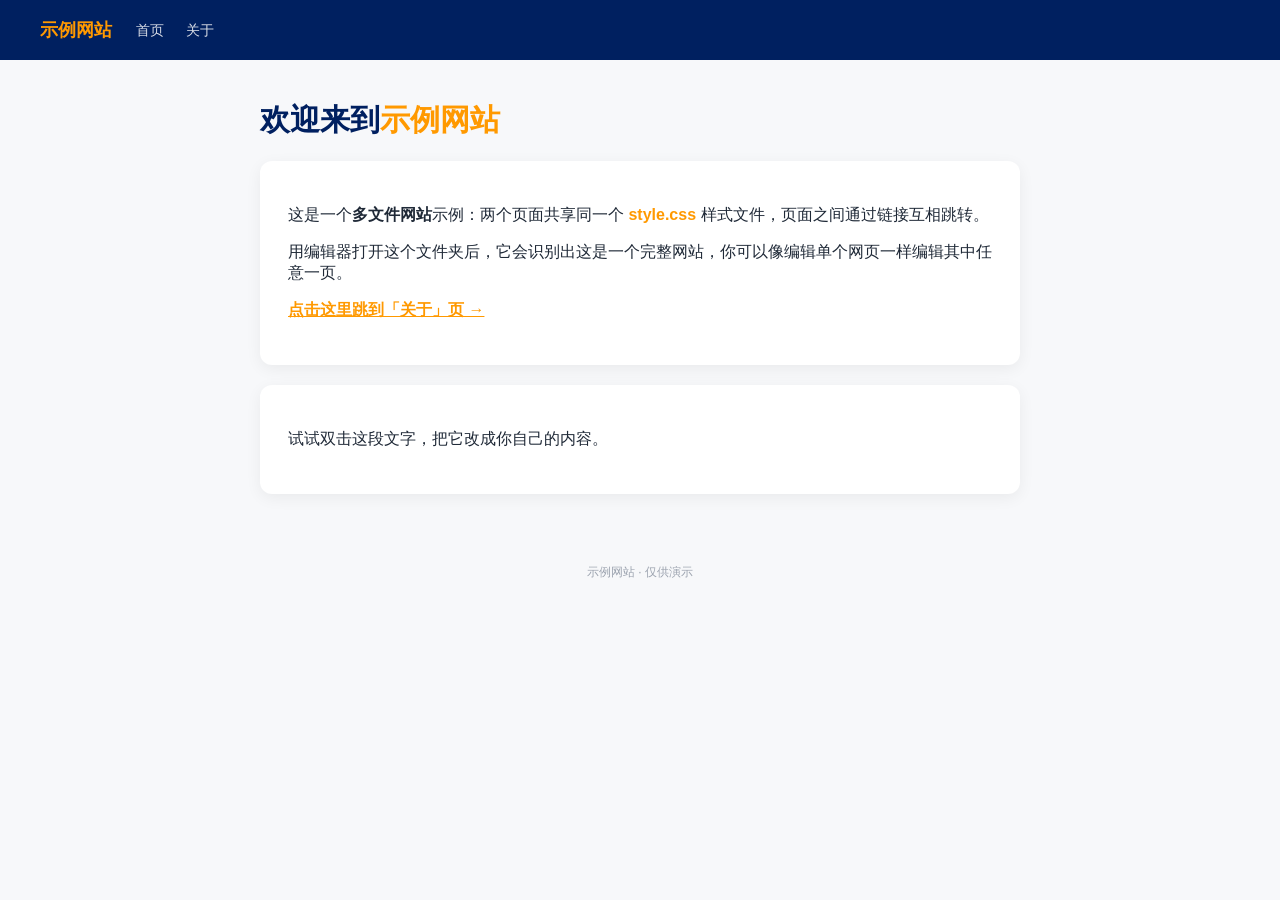
<file: src/app/samples/demo-site/index.html>
<!DOCTYPE html>
<html lang="zh-CN">
<head>
<meta charset="UTF-8">
<meta name="viewport" content="width=device-width, initial-scale=1.0">
<title>示例网站 · 首页</title>
<link rel="stylesheet" href="style.css">
</head>
<body>
  <header>
    <span class="logo">示例网站</span>
    <nav>
      <a href="index.html">首页</a>
      <a href="about.html">关于</a>
    </nav>
  </header>
  <main>
    <h1>欢迎来到<span class="accent">示例网站</span></h1>
    <div class="card">
      <p>这是一个<b>多文件网站</b>示例：两个页面共享同一个 <span class="accent">style.css</span> 样式文件，页面之间通过链接互相跳转。</p>
      <p>用编辑器打开这个文件夹后，它会识别出这是一个完整网站，你可以像编辑单个网页一样编辑其中任意一页。</p>
      <p><a class="accent" href="about.html">点击这里跳到「关于」页 →</a></p>
    </div>
    <div class="card">
      <p>试试双击这段文字，把它改成你自己的内容。</p>
    </div>
  </main>
  <footer>示例网站 · 仅供演示</footer>
</body>
</html>
</file>
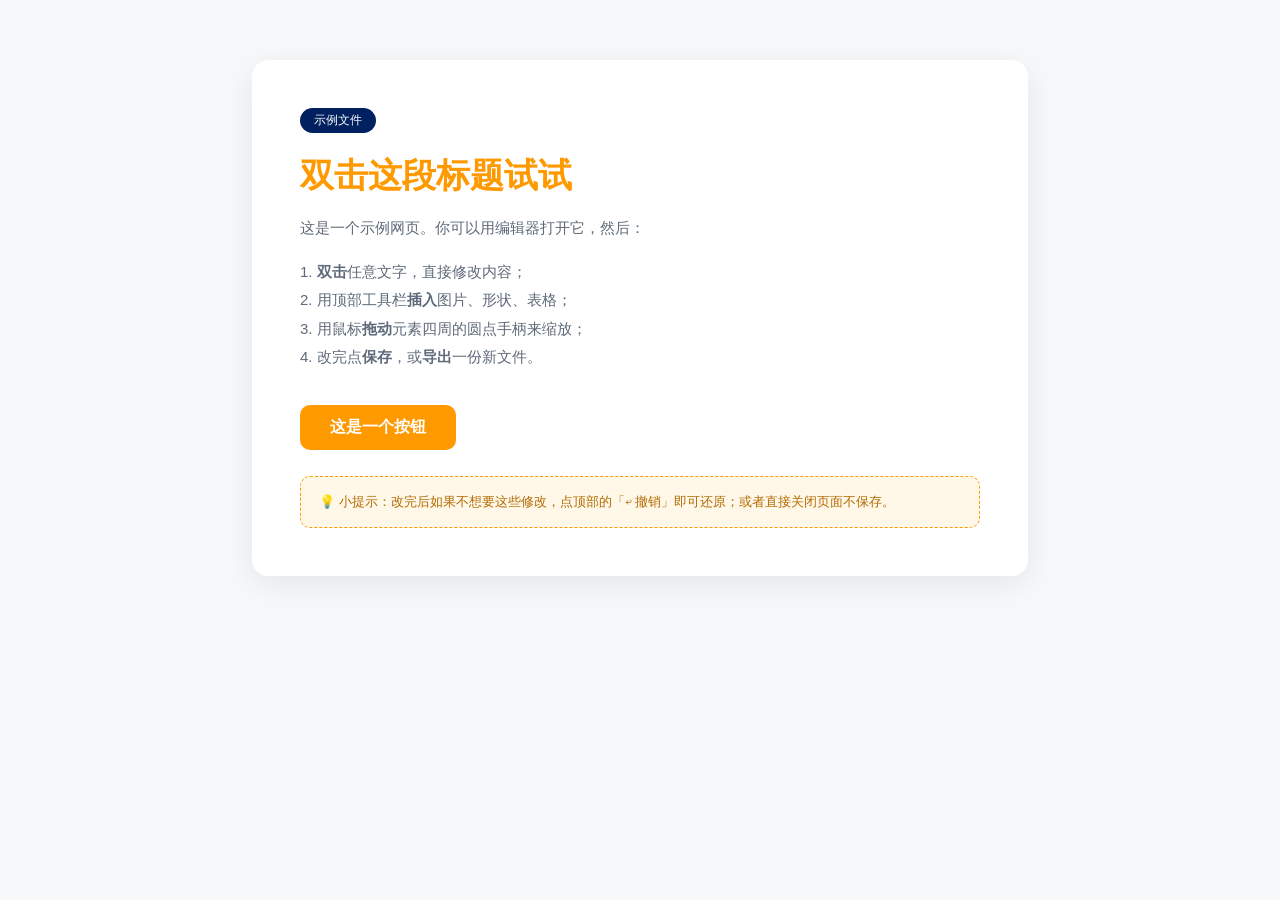
<file: src/app/samples/demo-page.html>
<!DOCTYPE html>
<html lang="zh-CN">
<head>
<meta charset="UTF-8">
<meta name="viewport" content="width=device-width, initial-scale=1.0">
<title>示例网页 · 试试编辑我</title>
<style>
  body{margin:0;font-family:"Microsoft YaHei","PingFang SC",sans-serif;background:#f7f8fa;color:#1f2937}
  .card{max-width:680px;margin:60px auto;background:#fff;border-radius:16px;padding:48px;box-shadow:0 8px 32px rgba(0,0,0,.08)}
  .tag{display:inline-block;background:#002060;color:#fff;font-size:12px;padding:4px 14px;border-radius:20px;margin-bottom:20px}
  h1{color:#ff9900;font-size:34px;margin:0 0 14px}
  p{line-height:1.9;color:#5f6b7a;font-size:15px}
  .btn{display:inline-block;background:#ff9900;color:#fff;padding:12px 30px;border-radius:10px;text-decoration:none;font-weight:bold;margin-top:18px}
  .hint{margin-top:26px;padding:14px 18px;background:#fff7e8;border:1px dashed #ff9900;border-radius:10px;font-size:13px;color:#b36b00;line-height:1.7}
</style>
</head>
<body>
  <div class="card">
    <span class="tag">示例文件</span>
    <h1>双击这段标题试试</h1>
    <p>这是一个示例网页。你可以用编辑器打开它，然后：</p>
    <p>1. <b>双击</b>任意文字，直接修改内容；<br>2. 用顶部工具栏<b>插入</b>图片、形状、表格；<br>3. 用鼠标<b>拖动</b>元素四周的圆点手柄来缩放；<br>4. 改完点<b>保存</b>，或<b>导出</b>一份新文件。</p>
    <a class="btn" href="#">这是一个按钮</a>
    <div class="hint">💡 小提示：改完后如果不想要这些修改，点顶部的「↩ 撤销」即可还原；或者直接关闭页面不保存。</div>
  </div>
</body>
</html>
</file>
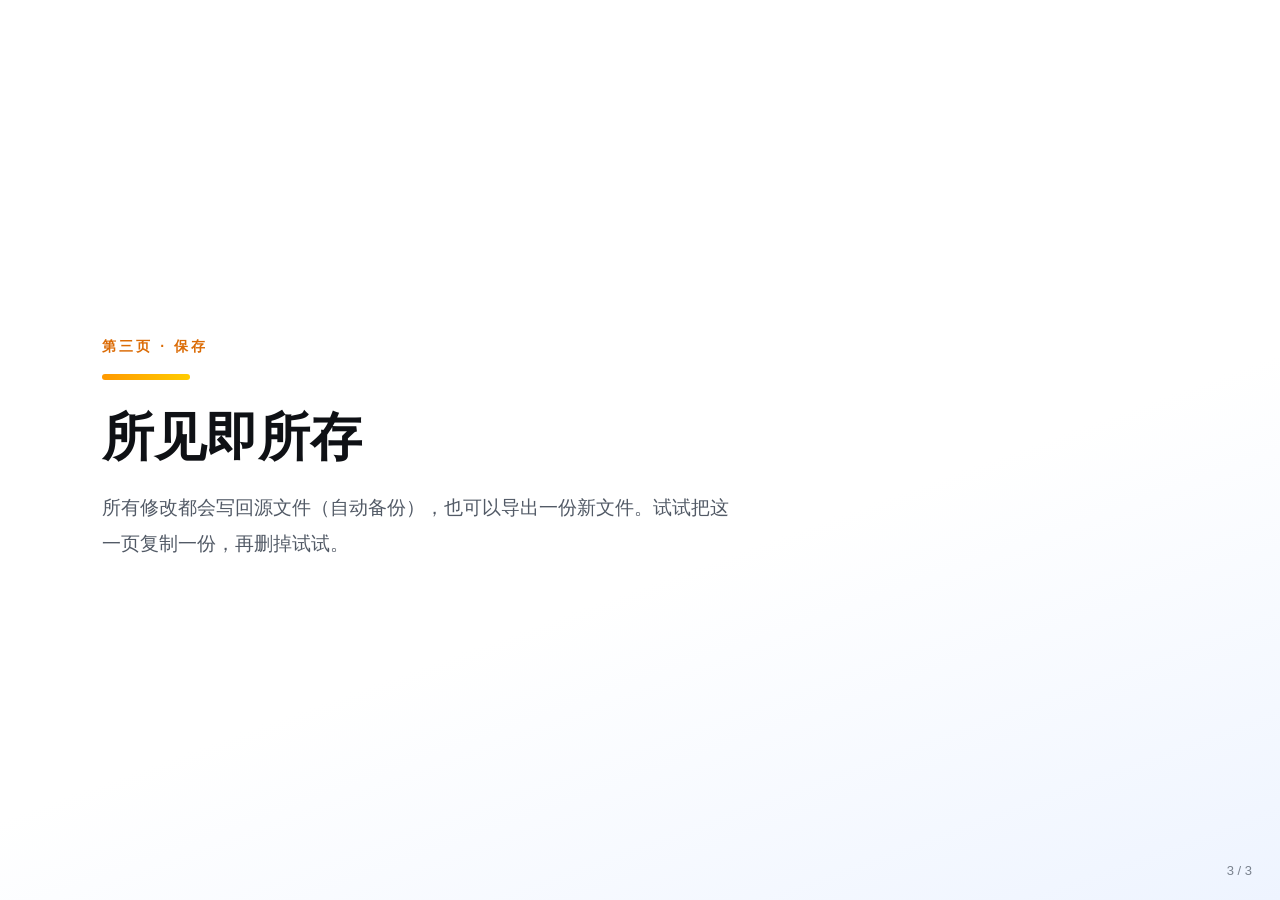
<file: src/app/samples/demo-ppt.html>
<!DOCTYPE html>
<html lang="zh-CN">
<head>
<meta charset="UTF-8">
<meta name="viewport" content="width=device-width, initial-scale=1.0">
<title>示例演示文稿 · HTML-PPT</title>
<style>
  *{box-sizing:border-box}
  body{margin:0;font-family:"PingFang SC","Microsoft YaHei",sans-serif;background:#f5f6f8;color:#0f1115}
  .deck{position:relative;width:100vw;height:100vh;overflow:hidden}
  .slide{position:absolute;inset:0;display:flex;flex-direction:column;justify-content:center;padding:8vw;
         background:#fff;transition:opacity .3s ease}
  .slide .kicker{font-size:14px;font-weight:700;letter-spacing:3px;color:#db6b05;margin-bottom:18px}
  .slide h1{font-size:52px;font-weight:900;margin:0 0 22px;line-height:1.15}
  .slide p{font-size:19px;line-height:1.9;color:#525a66;max-width:640px;margin:0}
  .slide .accent-bar{width:88px;height:6px;border-radius:3px;background:linear-gradient(90deg,#ff9900,#ffcc00);margin-bottom:28px}
  .pageno{position:absolute;right:28px;bottom:22px;font-size:13px;color:#7a828e;font-variant-numeric:tabular-nums}
  .slide-2{background:linear-gradient(135deg,#fff 55%,#fff4e0)}
  .slide-3{background:linear-gradient(160deg,#fff 60%,#eef4ff)}
  .chip{display:inline-block;background:rgba(255,153,0,.14);color:#db6b05;border-radius:999px;
        padding:8px 18px;font-weight:700;font-size:15px;margin:6px 8px 0 0}
</style>
</head>
<body>
<div class="deck">
  <section class="slide slide-1">
    <div class="kicker">HTML-PPT 示例</div>
    <div class="accent-bar"></div>
    <h1>像放映一样翻页</h1>
    <p>这是一个三页的演示文稿样例。工具栏会出现「幻灯片」分组：复制页、删除页、上下翻页；按 F5 或点「演示」进入放映。</p>
    <div><span class="chip">← → 翻页</span><span class="chip">Esc 退出</span><span class="chip">双击改字</span></div>
    <div class="pageno">1 / 3</div>
  </section>
  <section class="slide slide-2">
    <div class="kicker">第二页 · 动效</div>
    <div class="accent-bar"></div>
    <h1>给元素加动效</h1>
    <p>选中这张卡片上的任意元素，打开右侧「动效」面板：入场、强调、触发方式（载入 / 点击 / 悬停 / 滚入），保存后浏览器打开依然生效。</p>
    <div class="pageno">2 / 3</div>
  </section>
  <section class="slide slide-3">
    <div class="kicker">第三页 · 保存</div>
    <div class="accent-bar"></div>
    <h1>所见即所存</h1>
    <p>所有修改都会写回源文件（自动备份），也可以导出一份新文件。试试把这一页复制一份，再删掉试试。</p>
    <div class="pageno">3 / 3</div>
  </section>
</div>
</body>
</html>
</file>
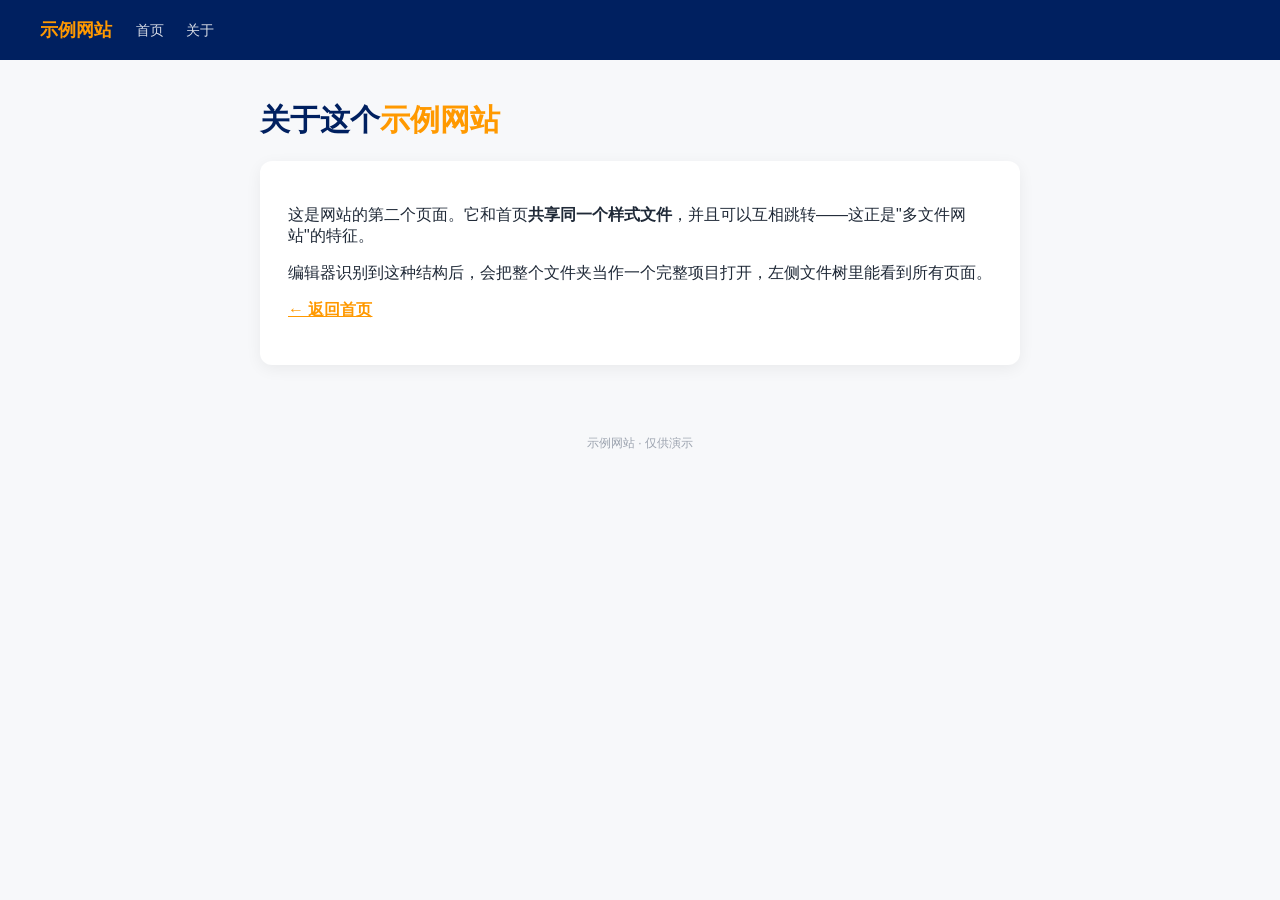
<file: src/app/samples/demo-site/about.html>
<!DOCTYPE html>
<html lang="zh-CN">
<head>
<meta charset="UTF-8">
<meta name="viewport" content="width=device-width, initial-scale=1.0">
<title>示例网站 · 关于</title>
<link rel="stylesheet" href="style.css">
</head>
<body>
  <header>
    <span class="logo">示例网站</span>
    <nav>
      <a href="index.html">首页</a>
      <a href="about.html">关于</a>
    </nav>
  </header>
  <main>
    <h1>关于这个<span class="accent">示例网站</span></h1>
    <div class="card">
      <p>这是网站的第二个页面。它和首页<b>共享同一个样式文件</b>，并且可以互相跳转——这正是"多文件网站"的特征。</p>
      <p>编辑器识别到这种结构后，会把整个文件夹当作一个完整项目打开，左侧文件树里能看到所有页面。</p>
      <p><a class="accent" href="index.html">← 返回首页</a></p>
    </div>
  </main>
  <footer>示例网站 · 仅供演示</footer>
</body>
</html>
</file>
<file: src/app/samples/demo-site/style.css>
/* 示例网站共享样式 */
body{margin:0;font-family:"Microsoft YaHei","PingFang SC",sans-serif;background:#f7f8fa;color:#1f2937}
header{background:#002060;color:#fff;padding:18px 40px;display:flex;align-items:center;gap:24px}
header .logo{font-weight:800;color:#ff9900;font-size:18px}
nav a{color:#fff;text-decoration:none;font-size:14px;margin-right:18px;opacity:.85}
nav a:hover{opacity:1;color:#ffb84d}
main{max-width:760px;margin:40px auto;padding:0 24px}
h1{color:#002060;font-size:30px}
.card{background:#fff;border-radius:12px;padding:28px;box-shadow:0 4px 16px rgba(0,0,0,.06);margin-bottom:20px}
.accent{color:#ff9900;font-weight:700}
footer{text-align:center;color:#9ca3af;font-size:12px;padding:30px}
</file>
